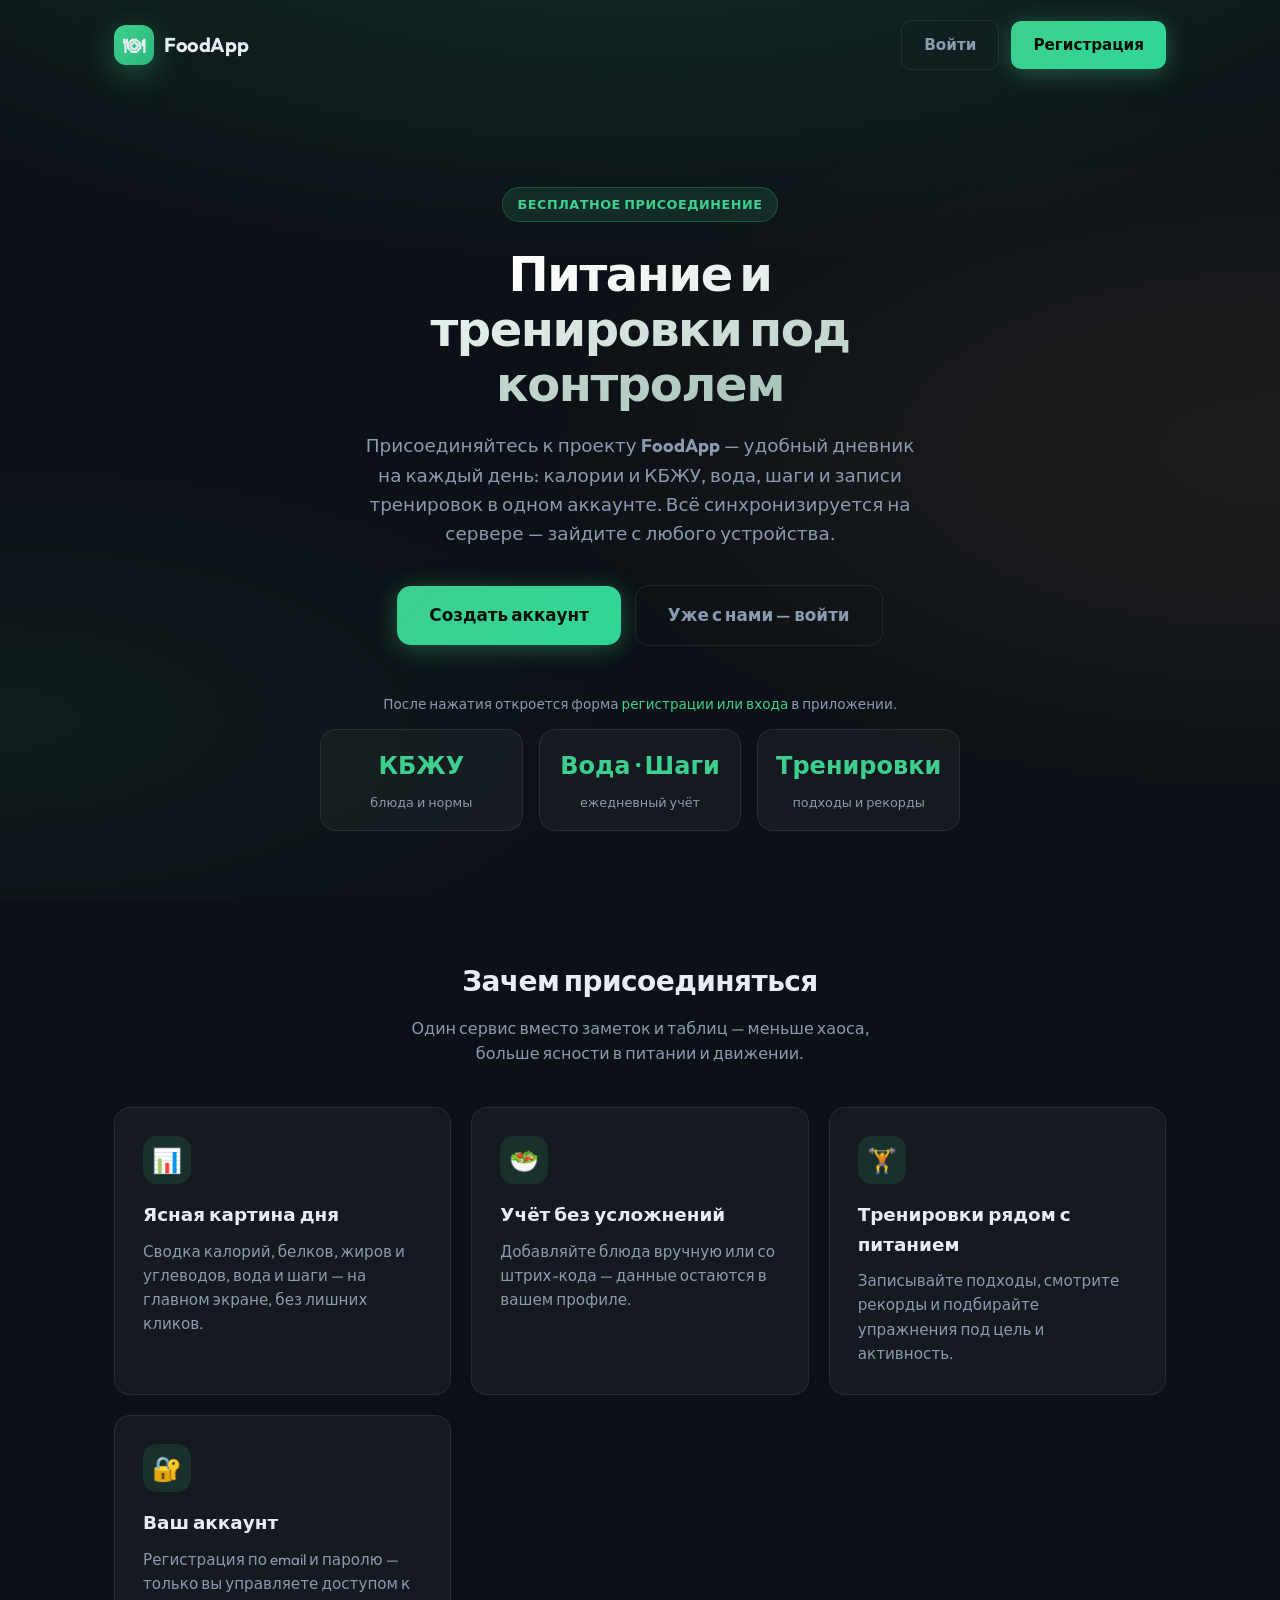
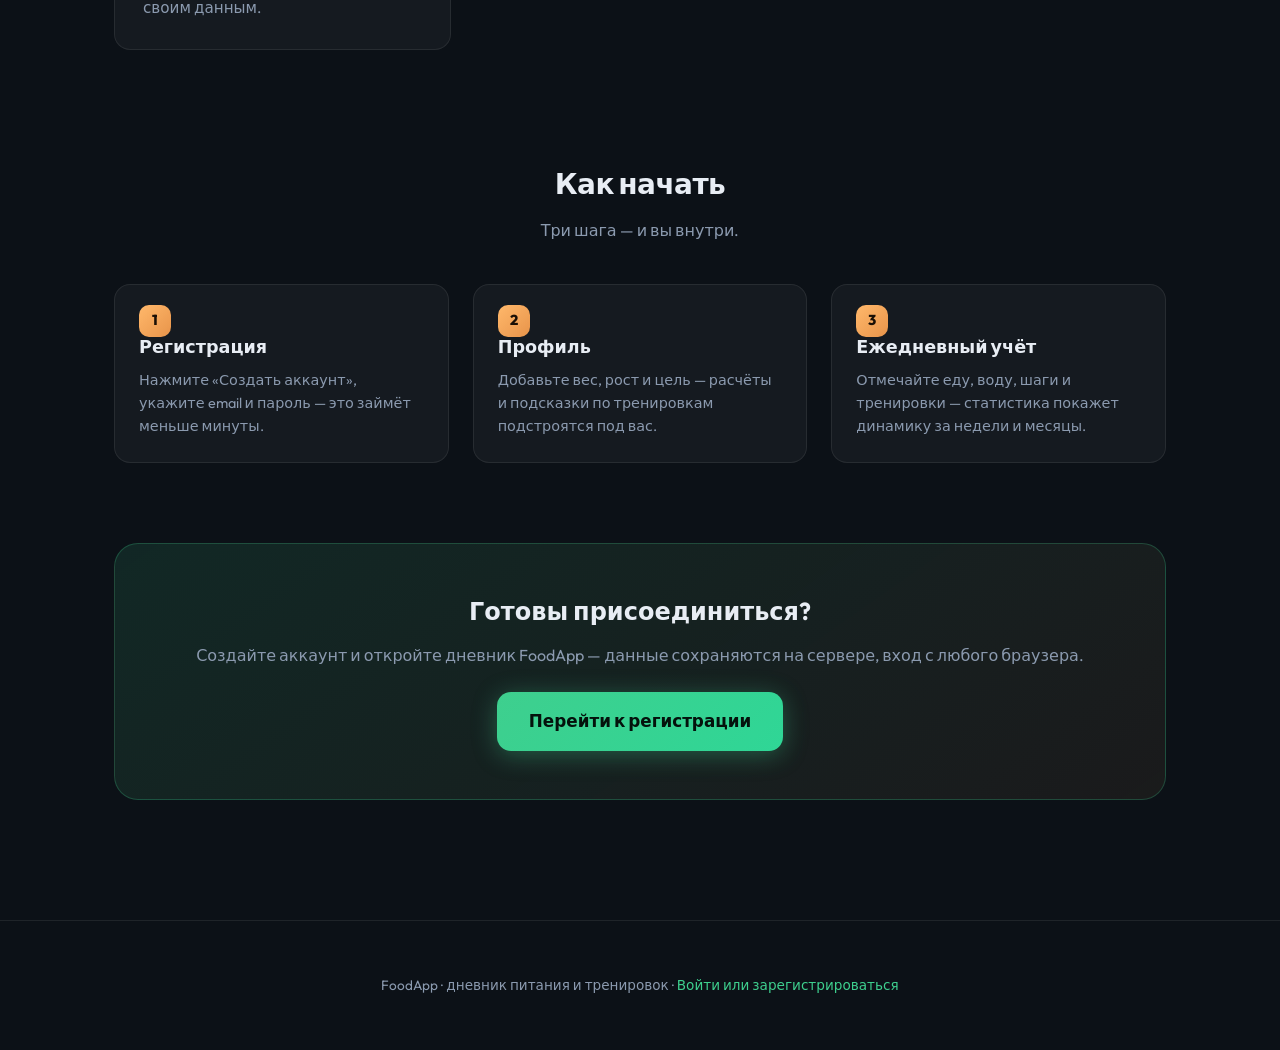
<file: tgbotfra/static/index.html>
<!DOCTYPE html>
<html lang="ru">
<head>
  <meta charset="UTF-8" />
  <meta name="viewport" content="width=device-width, initial-scale=1.0" />
  <meta name="description" content="FoodApp — дневник питания, воды, шагов и тренировок. Присоединяйтесь и ведите учёт в одном месте." />
  <title>FoodApp — ваш дневник питания и тренировок</title>
  <link rel="preconnect" href="https://fonts.googleapis.com" />
  <link rel="preconnect" href="https://fonts.gstatic.com" crossorigin />
  <link href="https://fonts.googleapis.com/css2?family=Outfit:wght@400;600;700&display=swap" rel="stylesheet" />
  <link rel="stylesheet" href="landing.css" />
</head>
<body>
  <div class="bg-mesh" aria-hidden="true"></div>

  <div class="wrap">
    <header class="site-header">
      <a class="logo" href="index.html">
        <span class="logo-mark" aria-hidden="true">🍽</span>
        FoodApp
      </a>
      <div class="header-actions">
        <a class="btn btn-ghost" href="app/index.html">Войти</a>
        <a class="btn btn-primary" href="app/index.html">Регистрация</a>
      </div>
    </header>

    <section class="hero" id="top">
      <p class="badge">Бесплатное присоединение</p>
      <h1><span>Питание и тренировки под контролем</span></h1>
      <p class="lead">
        Присоединяйтесь к проекту <strong>FoodApp</strong> — удобный дневник на каждый день: калории и КБЖУ,
        вода, шаги и записи тренировок в одном аккаунте. Всё синхронизируется на сервере — зайдите с любого устройства.
      </p>
      <div class="hero-cta">
        <a class="btn btn-primary btn-large" href="app/index.html">Создать аккаунт</a>
        <a class="btn btn-ghost btn-large" href="app/index.html">Уже с нами — войти</a>
      </div>
      <p class="note">После нажатия откроется форма <a href="app/index.html">регистрации или входа</a> в приложении.</p>

      <div class="stats-row">
        <div class="stat-pill">
          <strong>КБЖУ</strong>
          <span>блюда и нормы</span>
        </div>
        <div class="stat-pill">
          <strong>Вода · Шаги</strong>
          <span>ежедневный учёт</span>
        </div>
        <div class="stat-pill">
          <strong>Тренировки</strong>
          <span>подходы и рекорды</span>
        </div>
      </div>
    </section>

    <section id="why">
      <h2 class="section-title">Зачем присоединяться</h2>
      <p class="section-sub">Один сервис вместо заметок и таблиц — меньше хаоса, больше ясности в питании и движении.</p>
      <div class="cards">
        <article class="card">
          <div class="card-icon" aria-hidden="true">📊</div>
          <h3>Ясная картина дня</h3>
          <p>Сводка калорий, белков, жиров и углеводов, вода и шаги — на главном экране, без лишних кликов.</p>
        </article>
        <article class="card">
          <div class="card-icon" aria-hidden="true">🥗</div>
          <h3>Учёт без усложнений</h3>
          <p>Добавляйте блюда вручную или со штрих-кода — данные остаются в вашем профиле.</p>
        </article>
        <article class="card">
          <div class="card-icon" aria-hidden="true">🏋️</div>
          <h3>Тренировки рядом с питанием</h3>
          <p>Записывайте подходы, смотрите рекорды и подбирайте упражнения под цель и активность.</p>
        </article>
        <article class="card">
          <div class="card-icon" aria-hidden="true">🔐</div>
          <h3>Ваш аккаунт</h3>
          <p>Регистрация по email и паролю — только вы управляете доступом к своим данным.</p>
        </article>
      </div>
    </section>

    <section id="how">
      <h2 class="section-title">Как начать</h2>
      <p class="section-sub">Три шага — и вы внутри.</p>
      <div class="steps">
        <div class="step">
          <h3>Регистрация</h3>
          <p>Нажмите «Создать аккаунт», укажите email и пароль — это займёт меньше минуты.</p>
        </div>
        <div class="step">
          <h3>Профиль</h3>
          <p>Добавьте вес, рост и цель — расчёты и подсказки по тренировкам подстроятся под вас.</p>
        </div>
        <div class="step">
          <h3>Ежедневный учёт</h3>
          <p>Отмечайте еду, воду, шаги и тренировки — статистика покажет динамику за недели и месяцы.</p>
        </div>
      </div>
    </section>

    <section class="cta-block" id="join">
      <h2>Готовы присоединиться?</h2>
      <p>Создайте аккаунт и откройте дневник FoodApp — данные сохраняются на сервере, вход с любого браузера.</p>
      <a class="btn btn-primary btn-large" href="app/index.html">Перейти к регистрации</a>
    </section>
  </div>

  <footer class="site-footer">
    <p>FoodApp · дневник питания и тренировок · <a href="app/index.html">Войти или зарегистрироваться</a></p>
  </footer>
</body>
</html>
</file>
<file: tgbotfra/static/landing.css>
/* FoodApp — лендинг */
:root {
  --bg-deep: #0c1117;
  --bg-card: rgba(255, 255, 255, 0.04);
  --bg-card-hover: rgba(255, 255, 255, 0.08);
  --border: rgba(255, 255, 255, 0.08);
  --text: #e8edf4;
  --text-muted: #8b9aaf;
  --accent: #3ecf8e;
  --accent-dim: #2ab87a;
  --accent-glow: rgba(62, 207, 142, 0.35);
  --warm: #ffb86b;
  --radius: 16px;
  --radius-sm: 10px;
  --font: "Outfit", system-ui, sans-serif;
  --max: 1100px;
}

*,
*::before,
*::after {
  box-sizing: border-box;
}

html {
  scroll-behavior: smooth;
}

body {
  margin: 0;
  font-family: var(--font);
  background: var(--bg-deep);
  color: var(--text);
  line-height: 1.6;
  min-height: 100vh;
  -webkit-font-smoothing: antialiased;
}

/* Фон */
.bg-mesh {
  position: fixed;
  inset: 0;
  z-index: 0;
  pointer-events: none;
  background:
    radial-gradient(ellipse 80% 50% at 50% -20%, rgba(62, 207, 142, 0.18), transparent),
    radial-gradient(ellipse 60% 40% at 100% 50%, rgba(255, 184, 107, 0.08), transparent),
    radial-gradient(ellipse 50% 30% at 0% 80%, rgba(62, 207, 142, 0.06), transparent),
    var(--bg-deep);
}

.wrap {
  position: relative;
  z-index: 1;
  max-width: var(--max);
  margin: 0 auto;
  padding: 0 24px 80px;
}

/* Шапка */
.site-header {
  display: flex;
  align-items: center;
  justify-content: space-between;
  padding: 20px 0 48px;
  flex-wrap: wrap;
  gap: 16px;
}

.logo {
  display: flex;
  align-items: center;
  gap: 10px;
  font-weight: 700;
  font-size: 1.25rem;
  letter-spacing: -0.02em;
  color: var(--text);
  text-decoration: none;
}

.logo-mark {
  width: 40px;
  height: 40px;
  border-radius: 12px;
  background: linear-gradient(135deg, var(--accent), var(--accent-dim));
  display: grid;
  place-items: center;
  font-size: 1.35rem;
  box-shadow: 0 8px 32px var(--accent-glow);
}

.header-actions {
  display: flex;
  align-items: center;
  gap: 12px;
}

.btn {
  display: inline-flex;
  align-items: center;
  justify-content: center;
  gap: 8px;
  padding: 12px 22px;
  border-radius: var(--radius-sm);
  font-family: inherit;
  font-size: 0.95rem;
  font-weight: 600;
  text-decoration: none;
  border: none;
  cursor: pointer;
  transition: transform 0.15s ease, box-shadow 0.2s ease, background 0.2s ease;
}

.btn:active {
  transform: scale(0.98);
}

.btn-ghost {
  background: transparent;
  color: var(--text-muted);
  border: 1px solid var(--border);
}

.btn-ghost:hover {
  color: var(--text);
  border-color: rgba(255, 255, 255, 0.2);
  background: var(--bg-card);
}

.btn-primary {
  background: linear-gradient(135deg, var(--accent), #2fd696);
  color: #04120c;
  box-shadow: 0 4px 24px var(--accent-glow);
}

.btn-primary:hover {
  box-shadow: 0 8px 36px var(--accent-glow);
  filter: brightness(1.05);
}

.btn-large {
  padding: 16px 32px;
  font-size: 1.05rem;
  border-radius: 14px;
}

/* Герой */
.hero {
  text-align: center;
  padding-bottom: 72px;
}

.badge {
  display: inline-block;
  padding: 6px 14px;
  border-radius: 999px;
  font-size: 0.8rem;
  font-weight: 600;
  letter-spacing: 0.04em;
  text-transform: uppercase;
  color: var(--accent);
  background: rgba(62, 207, 142, 0.12);
  border: 1px solid rgba(62, 207, 142, 0.25);
  margin-bottom: 24px;
}

.hero h1 {
  margin: 0 0 20px;
  font-size: clamp(2rem, 5vw, 3rem);
  font-weight: 700;
  letter-spacing: -0.03em;
  line-height: 1.15;
  max-width: 18ch;
  margin-left: auto;
  margin-right: auto;
}

.hero h1 span {
  background: linear-gradient(135deg, #fff 0%, #a8c4b8 100%);
  -webkit-background-clip: text;
  -webkit-text-fill-color: transparent;
  background-clip: text;
}

.lead {
  margin: 0 auto 36px;
  max-width: 560px;
  font-size: 1.15rem;
  color: var(--text-muted);
}

.hero-cta {
  display: flex;
  flex-wrap: wrap;
  align-items: center;
  justify-content: center;
  gap: 14px;
  margin-bottom: 48px;
}

.note {
  font-size: 0.85rem;
  color: var(--text-muted);
}

.note a {
  color: var(--accent);
  text-decoration: none;
}

.note a:hover {
  text-decoration: underline;
}

/* Статистика-плашки */
.stats-row {
  display: grid;
  grid-template-columns: repeat(3, 1fr);
  gap: 16px;
  max-width: 640px;
  margin: 0 auto;
}

.stat-pill {
  padding: 16px;
  border-radius: var(--radius);
  background: var(--bg-card);
  border: 1px solid var(--border);
  text-align: center;
  transition: border-color 0.2s, transform 0.2s;
}

.stat-pill:hover {
  border-color: rgba(62, 207, 142, 0.3);
  transform: translateY(-2px);
}

.stat-pill strong {
  display: block;
  font-size: 1.5rem;
  font-weight: 700;
  color: var(--accent);
  margin-bottom: 4px;
}

.stat-pill span {
  font-size: 0.8rem;
  color: var(--text-muted);
}

/* Секции */
section {
  padding: 56px 0;
}

.section-title {
  text-align: center;
  margin: 0 0 12px;
  font-size: 1.75rem;
  font-weight: 700;
  letter-spacing: -0.02em;
}

.section-sub {
  text-align: center;
  margin: 0 auto 40px;
  max-width: 520px;
  color: var(--text-muted);
  font-size: 1rem;
}

/* Карточки */
.cards {
  display: grid;
  grid-template-columns: repeat(auto-fit, minmax(260px, 1fr));
  gap: 20px;
}

.card {
  padding: 28px;
  border-radius: var(--radius);
  background: var(--bg-card);
  border: 1px solid var(--border);
  transition: background 0.2s, border-color 0.2s, transform 0.2s;
}

.card:hover {
  background: var(--bg-card-hover);
  border-color: rgba(255, 255, 255, 0.12);
  transform: translateY(-4px);
}

.card-icon {
  width: 48px;
  height: 48px;
  border-radius: 14px;
  display: grid;
  place-items: center;
  font-size: 1.5rem;
  margin-bottom: 16px;
  background: rgba(62, 207, 142, 0.12);
}

.card h3 {
  margin: 0 0 10px;
  font-size: 1.15rem;
  font-weight: 600;
}

.card p {
  margin: 0;
  font-size: 0.95rem;
  color: var(--text-muted);
}

/* Шаги */
.steps {
  display: grid;
  grid-template-columns: repeat(3, 1fr);
  gap: 24px;
  counter-reset: step;
}

@media (max-width: 768px) {
  .steps {
    grid-template-columns: 1fr;
  }
  .stats-row {
    grid-template-columns: 1fr;
  }
}

.step {
  position: relative;
  padding: 24px;
  padding-top: 48px;
  border-radius: var(--radius);
  background: var(--bg-card);
  border: 1px solid var(--border);
}

.step::before {
  counter-increment: step;
  content: counter(step);
  position: absolute;
  top: 20px;
  left: 24px;
  width: 32px;
  height: 32px;
  border-radius: 10px;
  background: linear-gradient(135deg, var(--warm), #e8944a);
  color: #1a0f05;
  font-weight: 800;
  font-size: 0.9rem;
  display: grid;
  place-items: center;
}

.step h3 {
  margin: 0 0 8px;
  font-size: 1.1rem;
}

.step p {
  margin: 0;
  font-size: 0.9rem;
  color: var(--text-muted);
}

/* CTA блок */
.cta-block {
  margin-top: 24px;
  padding: 48px 32px;
  border-radius: 24px;
  text-align: center;
  background: linear-gradient(145deg, rgba(62, 207, 142, 0.12), rgba(255, 184, 107, 0.06));
  border: 1px solid rgba(62, 207, 142, 0.25);
}

.cta-block h2 {
  margin: 0 0 12px;
  font-size: 1.5rem;
}

.cta-block p {
  margin: 0 0 24px;
  color: var(--text-muted);
}

/* Подвал */
.site-footer {
  text-align: center;
  padding: 40px 24px;
  color: var(--text-muted);
  font-size: 0.85rem;
  border-top: 1px solid var(--border);
  margin-top: 40px;
}

.site-footer a {
  color: var(--accent);
  text-decoration: none;
}

.site-footer a:hover {
  text-decoration: underline;
}
</file>
